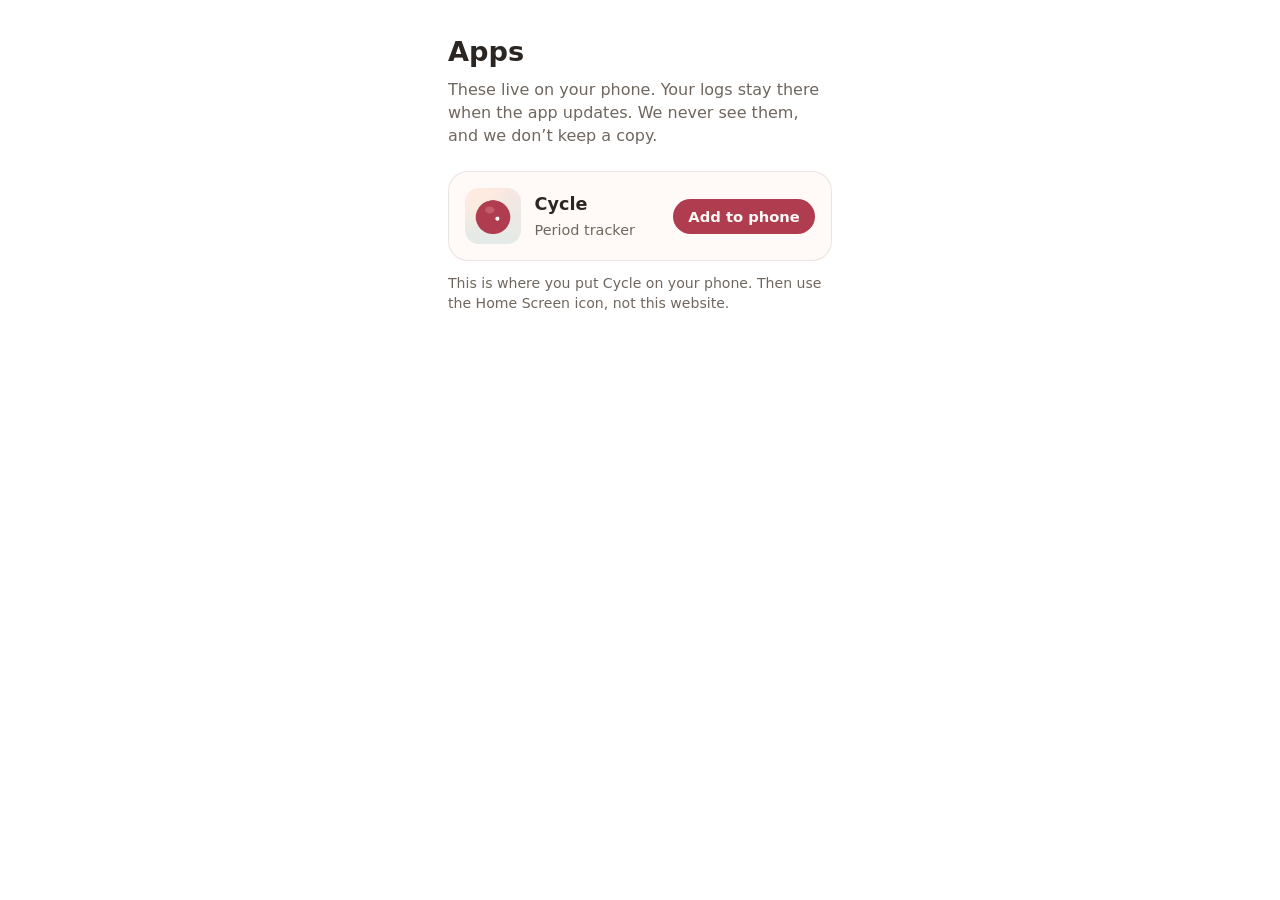
<file: index.html>
<!DOCTYPE html>
<html lang="en">
  <head>
    <meta charset="utf-8" />
    <meta name="viewport" content="width=device-width, initial-scale=1" />
    <title>Apps</title>
    <link rel="icon" type="image/png" href="./cycle/icons/icon-192.png" />
    <style>
      :root {
        --ink: #2c2622;
        --muted: #6f675f;
        --line: rgba(44, 38, 34, 0.1);
        --berry: #b03d4f;
      }
      * {
        box-sizing: border-box;
      }
      body {
        margin: 2rem auto;
        max-width: 26rem;
        padding: 0 1rem 3rem;
        font: 16px/1.45 system-ui, sans-serif;
        color: var(--ink);
      }
      h1 {
        margin: 0 0 0.4rem;
        font-size: 1.7rem;
      }
      .lede {
        margin: 0 0 1.5rem;
        color: var(--muted);
      }
      .card {
        display: grid;
        grid-template-columns: auto 1fr auto;
        gap: 0.85rem;
        align-items: center;
        padding: 1rem;
        border: 1px solid var(--line);
        border-radius: 20px;
        background: #fffaf7;
      }
      .card img {
        width: 56px;
        height: 56px;
        border-radius: 14px;
      }
      .card h2 {
        margin: 0;
        font-size: 1.1rem;
      }
      .card .meta {
        margin: 0.15rem 0 0;
        color: var(--muted);
        font-size: 0.9rem;
      }
      .get {
        display: inline-block;
        padding: 0.45rem 0.95rem;
        border-radius: 999px;
        background: var(--berry);
        color: #fffaf7;
        font-weight: 700;
        font-size: 0.92rem;
        text-decoration: none;
      }
      .how {
        margin: 0.7rem 0 0;
        color: var(--muted);
        font-size: 0.88rem;
      }
    </style>
  </head>
  <body>
    <h1>Apps</h1>
    <p class="lede">
      These live on your phone. Your logs stay there when the app updates. We never see them, and
      we don’t keep a copy.
    </p>

    <article class="card">
      <img src="./cycle/icons/icon-192.png" width="56" height="56" alt="" />
      <div>
        <h2>Cycle</h2>
        <p class="meta">Period tracker</p>
      </div>
      <a class="get" href="./cycle/">Add to phone</a>
    </article>
    <p class="how">This is where you put Cycle on your phone. Then use the Home Screen icon, not this website.</p>
  </body>
</html>
</file>
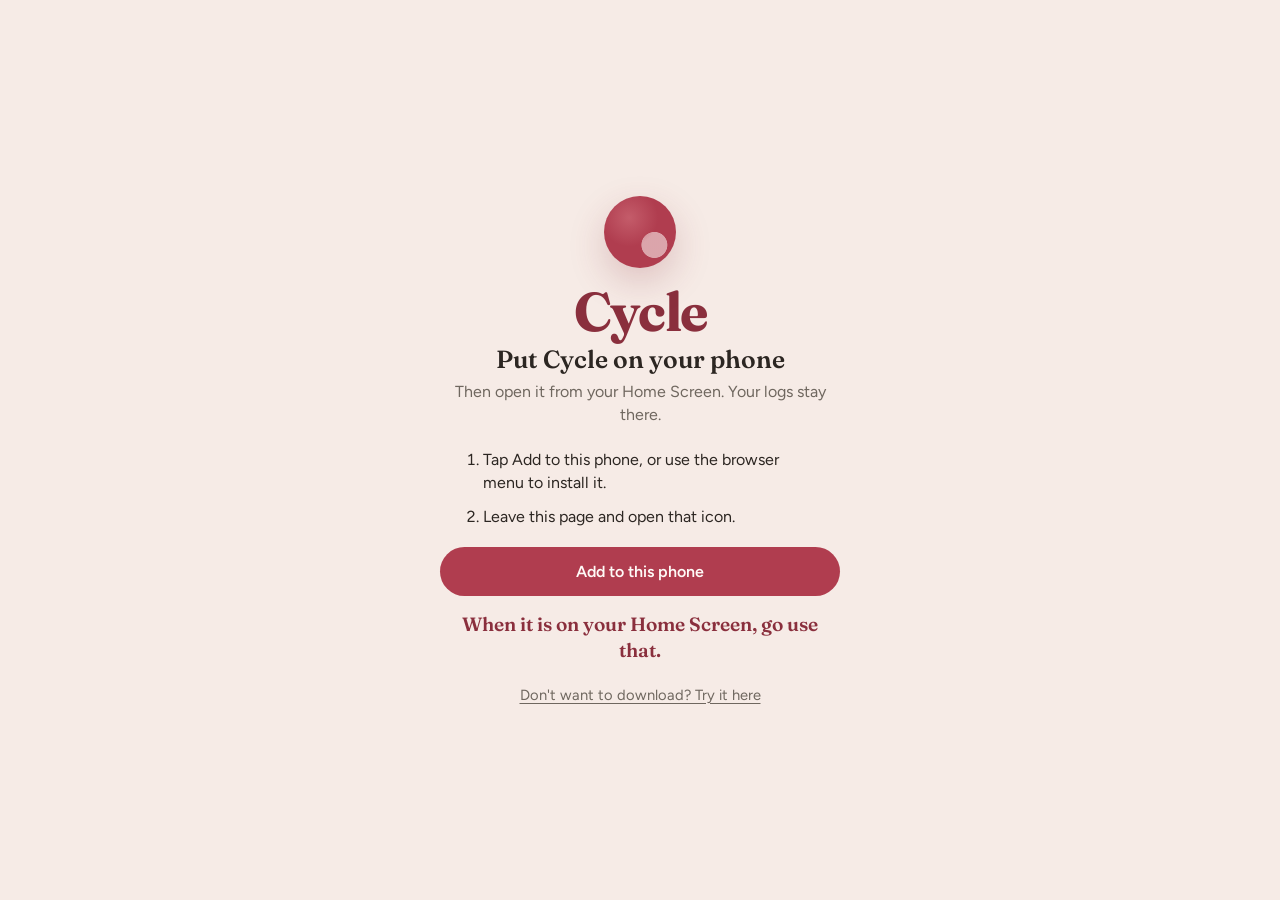
<file: cycle/index.html>
<!DOCTYPE html>
<html lang="en">
  <head>
    <meta charset="UTF-8" />
    <meta
      name="viewport"
      content="width=device-width, initial-scale=1, viewport-fit=cover"
    />
    <meta name="theme-color" content="#F6EBE6" />
    <meta name="color-scheme" content="light" />
    <meta name="apple-mobile-web-app-capable" content="yes" />
    <meta name="apple-mobile-web-app-status-bar-style" content="black-translucent" />
    <meta name="apple-mobile-web-app-title" content="Cycle" />
    <meta name="mobile-web-app-capable" content="yes" />
    <meta name="format-detection" content="telephone=no" />
    <link rel="manifest" href="./manifest.webmanifest" />
    <link rel="apple-touch-icon" href="./icons/apple-touch-icon.png" />
    <link rel="icon" type="image/png" sizes="192x192" href="./icons/icon-192.png" />
    <link rel="icon" type="image/png" sizes="512x512" href="./icons/icon-512.png" />

    <!-- iOS splash screens -->
    <link
      rel="apple-touch-startup-image"
      href="./icons/splash-1290x2796.png"
      media="(device-width: 430px) and (device-height: 932px) and (-webkit-device-pixel-ratio: 3)"
    />
    <link
      rel="apple-touch-startup-image"
      href="./icons/splash-1179x2556.png"
      media="(device-width: 393px) and (device-height: 852px) and (-webkit-device-pixel-ratio: 3)"
    />
    <link
      rel="apple-touch-startup-image"
      href="./icons/splash-1284x2778.png"
      media="(device-width: 428px) and (device-height: 926px) and (-webkit-device-pixel-ratio: 3)"
    />
    <link
      rel="apple-touch-startup-image"
      href="./icons/splash-1170x2532.png"
      media="(device-width: 390px) and (device-height: 844px) and (-webkit-device-pixel-ratio: 3)"
    />
    <link
      rel="apple-touch-startup-image"
      href="./icons/splash-1125x2436.png"
      media="(device-width: 375px) and (device-height: 812px) and (-webkit-device-pixel-ratio: 3)"
    />
    <link
      rel="apple-touch-startup-image"
      href="./icons/splash-1242x2688.png"
      media="(device-width: 414px) and (device-height: 896px) and (-webkit-device-pixel-ratio: 3)"
    />
    <link
      rel="apple-touch-startup-image"
      href="./icons/splash-750x1334.png"
      media="(device-width: 375px) and (device-height: 667px) and (-webkit-device-pixel-ratio: 2)"
    />

    <link rel="preconnect" href="https://fonts.googleapis.com" />
    <link rel="preconnect" href="https://fonts.gstatic.com" crossorigin />
    <link
      href="https://fonts.googleapis.com/css2?family=Figtree:wght@400;500;600;700&family=Fraunces:opsz,wght@9..144,500;9..144,600;9..144,700&display=swap"
      rel="stylesheet"
    />
    <link rel="stylesheet" href="./styles.css" />
    <title>Cycle</title>
  </head>
  <body>
    <div class="atmosphere" aria-hidden="true"></div>

    <main id="app">
      <section id="save" class="screen gate" hidden>
        <div class="gate-inner save-inner">
          <div class="mark" aria-hidden="true"></div>
          <p class="brand">Cycle</p>
          <h1 id="save-title">Put Cycle on your phone</h1>
          <p id="save-subtitle" class="subtitle">Then open it from your Home Screen. Your logs stay there.</p>
          <p id="save-error" class="error" hidden></p>
          <ol id="save-steps" class="save-steps"></ol>
          <button type="button" id="save-install" class="btn primary" hidden>Add to this phone</button>
          <p id="save-find" class="save-find">When it is on your Home Screen, go use that.</p>
          <button type="button" id="save-try" class="save-try">Don't want to download? Try it here</button>
        </div>
      </section>

      <!-- PIN gate -->
      <section id="gate" class="screen gate" hidden>
        <div class="gate-inner">
          <div class="mark" aria-hidden="true"></div>
          <p class="brand">Cycle</p>
          <h1 id="gate-title">Welcome</h1>
          <p id="gate-subtitle" class="subtitle">Pick a PIN. Stays on this phone.</p>
          <p id="old-host-note" class="subtitle" hidden>This old page is closing. Unlock, then tap Move to the new app.</p>
          <form id="pin-form" class="pin-form" autocomplete="off">
            <input
              id="pin-input"
              type="password"
              inputmode="numeric"
              pattern="[0-9]*"
              maxlength="12"
              minlength="4"
              placeholder="••••"
              aria-label="PIN"
              required
            />
            <label id="weight-opt" class="opt">
              <input id="weight-enabled" type="checkbox" />
              Also track weight
            </label>
            <p id="pin-error" class="error" role="alert" hidden></p>
            <button type="submit" id="pin-submit" class="btn primary">Continue</button>
            <button type="button" id="stay-btn" class="btn secondary" hidden>Stay on this page</button>
          </form>
        </div>
      </section>

      <!-- Calendar -->
      <section id="tracker" class="screen tracker" hidden>
        <header class="top">
          <p class="brand small">Cycle</p>
          <button type="button" id="profile-btn" class="btn profile-btn" aria-label="You">
            <svg viewBox="0 0 24 24" aria-hidden="true">
              <circle cx="12" cy="8.2" r="3.4" fill="none" stroke="currentColor" stroke-width="1.8" />
              <path
                d="M5.2 19c1.1-3.3 3.4-5 6.8-5s5.7 1.7 6.8 5"
                fill="none"
                stroke="currentColor"
                stroke-width="1.8"
                stroke-linecap="round"
              />
            </svg>
          </button>
        </header>

        <p id="status-empty" class="status-empty">Tap days to log a period.</p>
        <dl id="status-list" class="status-list" hidden>
          <div class="status-row">
            <dt>Next</dt>
            <dd id="status-next"></dd>
          </div>
          <div class="status-row">
            <dt>Fertile</dt>
            <dd id="status-fertile"></dd>
          </div>
        </dl>

        <aside id="move-banner" class="move-banner" hidden>
          <p>There is a new Cycle. Move your logs there, then save that app to your Home Screen.</p>
          <button type="button" id="move-btn" class="btn primary">Move to the new app</button>
          <p id="move-error" class="error" hidden></p>
        </aside>

        <div class="cal-nav">
          <button type="button" id="prev-month" class="btn icon" aria-label="Previous month">
            ‹
          </button>
          <h2 id="month-label" class="month-label"></h2>
          <button type="button" id="next-month" class="btn icon" aria-label="Next month">
            ›
          </button>
        </div>

        <div class="weekday-row" aria-hidden="true">
          <span>Mon</span><span>Tue</span><span>Wed</span><span>Thu</span><span>Fri</span
          ><span>Sat</span><span>Sun</span>
        </div>

        <div id="calendar" class="calendar" role="grid" aria-labelledby="month-label"></div>

        <p id="hint" class="hint">Tap a day to start a period, then tap the end day.</p>

        <div class="legend">
          <span><i class="swatch logged"></i> Period</span>
          <span><i class="swatch predicted"></i> Next</span>
          <span><i class="swatch fertile"></i> Fertile</span>
          <span><i class="swatch peak"></i> Peak</span>
        </div>

        <section id="weight-card" class="weight-card" aria-labelledby="weight-title" hidden>
          <div class="weight-heading">
            <div>
              <h2 id="weight-title">Weight</h2>
              <p id="weight-summary" class="weight-summary">Add today’s weight</p>
            </div>
            <button
              type="button"
              id="toggle-weight-chart"
              class="btn ghost weight-toggle"
              aria-expanded="false"
              aria-controls="weight-chart-wrap"
            >
              Show trend
            </button>
          </div>

          <form id="weight-form" class="weight-form">
            <label class="field">
              <span>Date</span>
              <input id="weight-date" type="date" required />
            </label>
            <label class="field weight-value-field">
              <span>Weight (kg)</span>
              <input
                id="weight-value"
                type="number"
                inputmode="decimal"
                min="25"
                max="400"
                step="0.1"
                placeholder="65.0"
                required
              />
            </label>
            <button type="submit" id="save-weight" class="btn primary weight-save">Save</button>
          </form>
          <p id="weight-message" class="weight-message" role="status"></p>

          <div id="weight-chart-wrap" class="weight-chart-wrap" hidden>
            <div id="weight-chart" class="weight-chart" role="img" aria-label="Weight over time"></div>
            <p id="weight-chart-empty" class="weight-chart-empty" hidden>
              Add at least two entries to see your trend.
            </p>
          </div>
        </section>
      </section>

      <section id="profile" class="screen profile" hidden>
        <header class="top">
          <p class="brand small">You</p>
          <button type="button" id="profile-done" class="btn ghost">Done</button>
        </header>
        <p id="data-summary" class="profile-summary">Logs stay on this phone.</p>
        <p class="privacy">Updates install when you open Cycle. They do not touch your logs.</p>
        <p id="install-hint" class="data-note">
          Save Cycle to your Home Screen if you opened this in the browser.
        </p>
        <div class="data-actions">
          <button type="button" id="export-btn" class="btn primary">Export</button>
          <button type="button" id="import-btn" class="btn secondary">Import</button>
          <input id="import-file" type="file" accept="application/json,.json" hidden />
        </div>
        <button type="button" id="toggle-weight-feature" class="btn secondary data-update">
          Add weight tracking
        </button>
        <button type="button" id="lock-btn" class="btn secondary data-update">Lock</button>
        <button type="button" id="reset-btn" class="btn danger data-reset">
          Delete data
        </button>
        <p id="data-message" class="weight-message" role="status"></p>
      </section>
    </main>

    <!-- Edit sheet -->
    <div id="sheet-backdrop" class="sheet-backdrop" hidden></div>
    <aside id="edit-sheet" class="sheet" hidden role="dialog" aria-labelledby="sheet-title">
      <div class="sheet-handle" aria-hidden="true"></div>
      <h3 id="sheet-title">Period</h3>
      <p id="sheet-range" class="sheet-range"></p>
      <div class="sheet-actions">
        <button type="button" id="delete-period" class="btn danger">Delete</button>
        <button type="button" id="close-sheet" class="btn primary">Done</button>
      </div>
    </aside>

    <script src="./app.js" type="module"></script>
  </body>
</html>
</file>
<file: cycle/styles.css>
:root {
  --blush: #f3d5d0;
  --mist: #e8e4df;
  --stone: #6f675f;
  --ink: #2c2622;
  --berry: #b03d4f;
  --berry-deep: #8a2f3d;
  --berry-soft: rgba(176, 61, 79, 0.18);
  --predict: rgba(176, 61, 79, 0.1);
  --predict-border: rgba(176, 61, 79, 0.45);
  --fertile: rgba(62, 122, 108, 0.14);
  --fertile-ink: #2f5f54;
  --fertile-border: rgba(62, 122, 108, 0.4);
  --peak: #3e7a6c;
  --peak-ink: #fffaf7;
  --glass: rgba(255, 250, 247, 0.72);
  --line: rgba(44, 38, 34, 0.08);
  --shadow: 0 18px 50px rgba(80, 40, 45, 0.12);
  --radius: 22px;
  --safe-top: env(safe-area-inset-top, 0px);
  --safe-bottom: env(safe-area-inset-bottom, 0px);
  font-synthesis: none;
}

*,
*::before,
*::after {
  box-sizing: border-box;
}

html,
body {
  margin: 0;
  min-height: 100%;
  color: var(--ink);
  font-family: "Figtree", "SF Pro Text", system-ui, sans-serif;
  background: #f6ebe6;
  -webkit-tap-highlight-color: transparent;
  -webkit-text-size-adjust: 100%;
}

body {
  min-height: 100dvh;
  min-height: 100svh;
  overflow-x: hidden;
  overscroll-behavior: none;
}

/* Installed home-screen app */
@media (display-mode: standalone) {
  body {
    user-select: none;
    -webkit-user-select: none;
  }

  #pin-input {
    user-select: text;
    -webkit-user-select: text;
  }
}

.atmosphere {
  position: fixed;
  inset: 0;
  z-index: -1;
  background:
    radial-gradient(120% 80% at 10% -10%, #f8cfc8 0%, transparent 55%),
    radial-gradient(90% 70% at 100% 0%, #dfe8e4 0%, transparent 50%),
    linear-gradient(165deg, #f7e7e2 0%, #efe6df 48%, #e4ebe8 100%);
  animation: drift 18s ease-in-out infinite alternate;
}

@keyframes drift {
  from {
    transform: scale(1) translateY(0);
  }
  to {
    transform: scale(1.04) translateY(-1.5%);
  }
}

#app {
  width: min(440px, 100%);
  margin: 0 auto;
  padding: calc(28px + var(--safe-top)) 20px calc(28px + var(--safe-bottom));
}

.screen {
  animation: rise 0.45s ease both;
}

@keyframes rise {
  from {
    opacity: 0;
    transform: translateY(10px);
  }
  to {
    opacity: 1;
    transform: none;
  }
}

.brand {
  margin: 0 0 0.35rem;
  font-family: "Fraunces", Georgia, "Times New Roman", serif;
  font-weight: 700;
  font-size: clamp(2.6rem, 9vw, 3.4rem);
  letter-spacing: -0.03em;
  line-height: 0.95;
  color: var(--berry-deep);
}

.brand.small {
  font-size: 1.35rem;
  margin-bottom: 0.2rem;
}

.gate {
  min-height: calc(100dvh - 56px - var(--safe-top) - var(--safe-bottom));
  min-height: calc(100svh - 56px - var(--safe-top) - var(--safe-bottom));
  display: grid;
  place-items: center;
}

.gate-inner {
  width: 100%;
  text-align: center;
}

.save-steps {
  max-width: 22rem;
  margin: 1.35rem auto 1.15rem;
  padding: 0 0 0 1.2rem;
  text-align: left;
  color: var(--ink);
  line-height: 1.45;
}

.save-steps li + li {
  margin-top: 0.7rem;
}

.save-inner .btn {
  width: 100%;
}

.save-inner .btn + .btn {
  margin-top: 0.7rem;
}

.save-find {
  margin: 1rem 0 0;
  font-family: "Fraunces", Georgia, "Times New Roman", serif;
  font-weight: 600;
  font-size: 1.2rem;
  line-height: 1.35;
  color: var(--berry-deep);
}

.save-try {
  display: block;
  width: 100%;
  margin-top: 1.35rem;
  padding: 0;
  border: none;
  background: none;
  color: var(--stone);
  font: inherit;
  font-size: 0.92rem;
  text-decoration: underline;
  text-underline-offset: 0.18em;
  cursor: pointer;
}

.mark {
  width: 4.5rem;
  height: 4.5rem;
  margin: 0 auto 1.1rem;
  border-radius: 50%;
  background:
    radial-gradient(circle at 35% 30%, #c45c6a 0%, transparent 42%),
    radial-gradient(circle at 70% 68%, rgba(255, 250, 247, 0.55) 0 18%, transparent 19%),
    #b03d4f;
  box-shadow: 0 14px 36px rgba(138, 47, 61, 0.22);
  animation: settle 0.55s ease both;
}

.gate h1 {
  margin: 0.4rem 0 0.35rem;
  font-family: "Fraunces", Georgia, "Times New Roman", serif;
  font-weight: 600;
  font-size: 1.55rem;
}

.subtitle,
.status,
.hint,
.sheet-range,
.privacy {
  margin: 0;
  color: var(--stone);
  line-height: 1.45;
}

.privacy {
  margin-top: 0.7rem;
  font-size: 0.82rem;
}

.opt {
  display: flex;
  align-items: center;
  justify-content: center;
  gap: 0.55rem;
  color: var(--ink);
  font-size: 0.95rem;
  font-weight: 500;
}

.opt input {
  width: 1.05rem;
  height: 1.05rem;
  accent-color: var(--berry);
}

.pin-form {
  margin-top: 1.75rem;
  display: grid;
  gap: 0.85rem;
}

.pin-form .btn {
  width: 100%;
}

#pin-input {
  width: 100%;
  border: 1px solid var(--line);
  border-radius: 16px;
  padding: 1rem 1.1rem;
  font-size: 1.45rem;
  letter-spacing: 0.35em;
  text-align: center;
  background: var(--glass);
  color: var(--ink);
  backdrop-filter: blur(10px);
  outline: none;
  transition: border-color 0.2s ease, box-shadow 0.2s ease;
}

#pin-input:focus {
  border-color: rgba(176, 61, 79, 0.45);
  box-shadow: 0 0 0 4px var(--berry-soft);
}

.error {
  color: var(--berry);
  font-size: 0.92rem;
}

.btn {
  appearance: none;
  border: none;
  border-radius: 999px;
  font: inherit;
  font-weight: 600;
  cursor: pointer;
  transition: transform 0.15s ease, background 0.2s ease, opacity 0.2s ease;
}

.btn:active {
  transform: scale(0.97);
}

.btn.primary {
  background: var(--berry);
  color: #fffaf7;
  padding: 0.95rem 1.4rem;
}

.btn.primary:hover {
  background: var(--berry-deep);
}

.btn.ghost {
  background: transparent;
  color: var(--stone);
  padding: 0.45rem 0.7rem;
  font-weight: 500;
}

.btn.icon {
  width: 42px;
  height: 42px;
  border-radius: 14px;
  background: var(--glass);
  color: var(--ink);
  font-size: 1.4rem;
  line-height: 1;
  border: 1px solid var(--line);
}

.btn.secondary {
  background: rgba(255, 250, 247, 0.78);
  color: var(--ink);
  border: 1px solid rgba(44, 38, 34, 0.12);
  padding: 0.85rem 1.2rem;
}

.btn.danger {
  background: transparent;
  color: var(--berry);
  border: 1px solid rgba(176, 61, 79, 0.25);
  padding: 0.85rem 1.2rem;
}

.top {
  display: flex;
  align-items: center;
  justify-content: space-between;
  gap: 1rem;
  margin-bottom: 1.1rem;
}

.profile-btn {
  width: 42px;
  height: 42px;
  padding: 0;
  border-radius: 50%;
  border: 1px solid var(--line);
  background: var(--glass);
  color: var(--ink);
  display: grid;
  place-items: center;
}

.profile-btn svg {
  width: 22px;
  height: 22px;
}

.status-empty {
  margin: 0 0 1.25rem;
  color: var(--stone);
  font-size: 1rem;
  line-height: 1.35;
}

.status-list {
  margin: 0 0 1.25rem;
  display: grid;
  gap: 0.35rem;
}

.status-row {
  display: grid;
  grid-template-columns: 4.6rem minmax(0, 1fr);
  align-items: baseline;
  gap: 0.7rem;
}

.status-row dt {
  margin: 0;
  color: var(--stone);
  font-size: 0.95rem;
}

.status-row dd {
  margin: 0;
  font-family: "Fraunces", Georgia, "Times New Roman", serif;
  font-weight: 600;
  font-size: 1.45rem;
  letter-spacing: -0.02em;
  line-height: 1.15;
}

.profile-summary {
  margin: 0;
  font-size: 1.05rem;
}

.profile .privacy {
  margin-top: 0.35rem;
}

.profile .data-actions {
  margin-top: 1.2rem;
}

.profile .data-actions + .btn {
  margin-top: 0.75rem;
}

.move-banner {
  margin: 0 0 1.2rem;
  padding: 1rem 1.1rem;
  border-radius: 18px;
  background: rgba(176, 61, 79, 0.1);
  border: 1px solid rgba(176, 61, 79, 0.22);
}

.move-banner p {
  margin: 0 0 0.8rem;
  line-height: 1.4;
}

.move-banner .btn {
  width: 100%;
}

.move-banner .error {
  margin: 0.7rem 0 0;
}

#stay-btn {
  width: 100%;
}

.save-inner .error {
  margin-top: 0.7rem;
}

.cal-nav {
  display: flex;
  align-items: center;
  justify-content: space-between;
  margin-bottom: 0.85rem;
}

.month-label {
  margin: 0;
  font-family: "Fraunces", Georgia, "Times New Roman", serif;
  font-weight: 600;
  font-size: 1.45rem;
  letter-spacing: -0.02em;
}

.weekday-row {
  display: grid;
  grid-template-columns: repeat(7, minmax(0, 1fr));
  gap: 0.25rem;
  margin-bottom: 0.35rem;
  color: var(--stone);
  font-size: 0.72rem;
  font-weight: 600;
  letter-spacing: 0.04em;
  text-transform: uppercase;
  text-align: center;
}

.calendar {
  display: grid;
  grid-template-columns: repeat(7, minmax(0, 1fr));
  gap: 0.3rem;
  min-height: 18.5rem;
  width: 100%;
}

.day {
  appearance: none;
  width: 100%;
  min-width: 0;
  padding: 0;
  aspect-ratio: 1;
  border: none;
  border-radius: 16px;
  background: transparent;
  color: var(--ink);
  font: inherit;
  font-weight: 500;
  font-size: 0.95rem;
  position: relative;
  cursor: pointer;
  transition: background 0.2s ease, transform 0.15s ease, color 0.2s ease;
}

.day:disabled {
  opacity: 0;
  pointer-events: none;
}

.day:not(:disabled):hover {
  background: rgba(255, 255, 255, 0.45);
}

.day.today::after {
  content: "";
  position: absolute;
  left: 50%;
  bottom: 6px;
  width: 5px;
  height: 5px;
  border-radius: 50%;
  background: var(--stone);
  transform: translateX(-50%);
}

.day.logged {
  background: var(--berry);
  color: #fffaf7;
  animation: settle 0.35s ease both;
}

.day.logged.today::after {
  background: #fffaf7;
}

.day.predicted {
  background: var(--predict);
  color: var(--berry-deep);
  box-shadow: inset 0 0 0 1.5px var(--predict-border);
  animation: softIn 0.5s ease both;
}

.day.fertile {
  background: var(--fertile);
  color: var(--fertile-ink);
  box-shadow: inset 0 0 0 1.5px var(--fertile-border);
  animation: softIn 0.5s ease both;
}

.day.peak {
  background: var(--peak);
  color: var(--peak-ink);
  font-weight: 700;
  box-shadow: 0 8px 18px rgba(47, 95, 84, 0.22);
  animation: settle 0.4s ease both;
}

.day.peak.today::after,
.day.fertile.today::after {
  background: currentColor;
}

.day.selecting,
.day.in-range {
  background: var(--berry-soft);
  color: var(--berry-deep);
  animation: pulse 0.35s ease;
}

.day.range-edge {
  background: var(--berry);
  color: #fffaf7;
}

@keyframes settle {
  from {
    transform: scale(0.92);
    opacity: 0.6;
  }
  to {
    transform: none;
    opacity: 1;
  }
}

@keyframes softIn {
  from {
    opacity: 0;
  }
  to {
    opacity: 1;
  }
}

@keyframes pulse {
  from {
    transform: scale(0.94);
  }
  to {
    transform: none;
  }
}

.hint {
  margin-top: 1.1rem;
  font-size: 0.92rem;
  text-align: center;
  min-height: 1.35em;
}

.legend {
  margin-top: 1.25rem;
  display: flex;
  justify-content: center;
  gap: 1rem;
  flex-wrap: wrap;
  color: var(--stone);
  font-size: 0.82rem;
}

.legend span {
  display: inline-flex;
  align-items: center;
  gap: 0.35rem;
}

.swatch {
  width: 0.7rem;
  height: 0.7rem;
  border-radius: 50%;
  display: inline-block;
}

.swatch.logged {
  background: var(--berry);
}

.swatch.predicted {
  background: var(--predict);
  box-shadow: inset 0 0 0 1.5px var(--predict-border);
}

.swatch.fertile {
  background: var(--fertile);
  box-shadow: inset 0 0 0 1.5px var(--fertile-border);
}

.swatch.peak {
  background: var(--peak);
}

.weight-card {
  margin-top: 1.8rem;
  padding: 1.1rem;
  border: 1px solid var(--line);
  border-radius: var(--radius);
  background: var(--glass);
  box-shadow: 0 10px 32px rgba(80, 40, 45, 0.07);
  backdrop-filter: blur(12px);
}

.weight-heading {
  display: flex;
  align-items: center;
  justify-content: space-between;
  gap: 0.75rem;
}

.weight-heading h2 {
  margin: 0;
  font-family: "Fraunces", Georgia, "Times New Roman", serif;
  font-size: 1.3rem;
}

.weight-summary {
  margin: 0.15rem 0 0;
  color: var(--stone);
  font-size: 0.84rem;
}

.weight-toggle {
  flex: none;
  color: var(--berry-deep);
}

.weight-form {
  display: grid;
  grid-template-columns: minmax(0, 1.05fr) minmax(0, 0.9fr) auto;
  align-items: end;
  gap: 0.55rem;
  margin-top: 1rem;
}

.field {
  display: grid;
  min-width: 0;
  gap: 0.3rem;
  color: var(--stone);
  font-size: 0.72rem;
  font-weight: 600;
}

.field input {
  width: 100%;
  min-width: 0;
  height: 2.75rem;
  border: 1px solid rgba(44, 38, 34, 0.12);
  border-radius: 12px;
  padding: 0 0.65rem;
  background: rgba(255, 250, 247, 0.78);
  color: var(--ink);
  font: inherit;
  font-size: 0.88rem;
  font-weight: 500;
  outline: none;
}

.field input:focus {
  border-color: rgba(176, 61, 79, 0.45);
  box-shadow: 0 0 0 3px var(--berry-soft);
}

.weight-save {
  height: 2.75rem;
  padding: 0 0.9rem !important;
  border-radius: 12px !important;
}

.weight-message {
  min-height: 1.2em;
  margin: 0.55rem 0 0;
  color: var(--stone);
  font-size: 0.8rem;
}

.weight-message.error {
  color: var(--berry);
}

.weight-chart-wrap {
  margin-top: 0.8rem;
  padding-top: 0.85rem;
  border-top: 1px solid var(--line);
}

.weight-chart {
  width: 100%;
  overflow: hidden;
}

.weight-chart svg {
  display: block;
  width: 100%;
  height: auto;
}

.chart-grid {
  stroke: rgba(44, 38, 34, 0.09);
  stroke-width: 1;
}

.chart-area {
  fill: url("#weight-gradient");
}

.chart-line {
  fill: none;
  stroke: var(--berry);
  stroke-width: 3;
  stroke-linecap: round;
  stroke-linejoin: round;
}

.chart-dot {
  fill: #fffaf7;
  stroke: var(--berry);
  stroke-width: 2.5;
}

.chart-label {
  fill: var(--stone);
  font: 10px "Figtree", sans-serif;
}

.weight-chart-empty {
  margin: 0.6rem 0;
  color: var(--stone);
  font-size: 0.86rem;
  text-align: center;
}

.data-privacy {
  margin: 0.7rem 0 0;
}

.weight-feature {
  margin-top: 0.55rem;
  padding-left: 0;
}

.data-note {
  margin: 0.85rem 0 0;
  color: var(--stone);
  font-size: 0.86rem;
  line-height: 1.45;
}

.data-actions {
  display: grid;
  grid-template-columns: 1fr 1fr;
  gap: 0.7rem;
  margin-top: 1rem;
}

.data-actions .btn {
  width: 100%;
  border-radius: 14px;
  padding: 0.85rem 0.8rem;
}

.data-update {
  width: 100%;
  margin-top: 0.75rem;
  border-radius: 14px;
}

.data-reset {
  width: 100%;
  margin-top: 0.55rem;
  border-radius: 14px;
}

.sheet-backdrop {
  position: fixed;
  inset: 0;
  background: rgba(44, 38, 34, 0.28);
  backdrop-filter: blur(2px);
  animation: fade 0.2s ease;
}

.sheet {
  position: fixed;
  left: 50%;
  bottom: 0;
  width: min(440px, 100%);
  transform: translateX(-50%);
  background: #fffaf7;
  border-radius: var(--radius) var(--radius) 0 0;
  padding: 0.7rem 1.35rem calc(1.35rem + var(--safe-bottom));
  box-shadow: var(--shadow);
  animation: slideUp 0.28s ease;
}

.sheet-handle {
  width: 2.4rem;
  height: 0.28rem;
  border-radius: 999px;
  background: rgba(44, 38, 34, 0.14);
  margin: 0.15rem auto 1rem;
}

@keyframes fade {
  from {
    opacity: 0;
  }
  to {
    opacity: 1;
  }
}

@keyframes slideUp {
  from {
    transform: translate(-50%, 20%);
  }
  to {
    transform: translate(-50%, 0);
  }
}

.sheet h3 {
  margin: 0 0 0.35rem;
  font-family: "Fraunces", Georgia, "Times New Roman", serif;
  font-size: 1.35rem;
}

.sheet-actions {
  margin-top: 1.25rem;
  display: grid;
  grid-template-columns: 1fr 1fr;
  gap: 0.7rem;
}

[hidden] {
  display: none !important;
}

@media (prefers-reduced-motion: reduce) {
  *,
  *::before,
  *::after {
    animation: none !important;
    transition: none !important;
  }
}

@media (max-width: 370px) {
  #app {
    padding-right: 14px;
    padding-left: 14px;
  }

  .weekday-row,
  .calendar {
    gap: 0.18rem;
  }

  .day {
    border-radius: 13px;
  }

  .weight-form {
    grid-template-columns: minmax(0, 1fr) minmax(0, 0.8fr);
  }

  .weight-save {
    grid-column: 1 / -1;
  }

  .data-actions {
    grid-template-columns: 1fr;
  }
}
</file>
